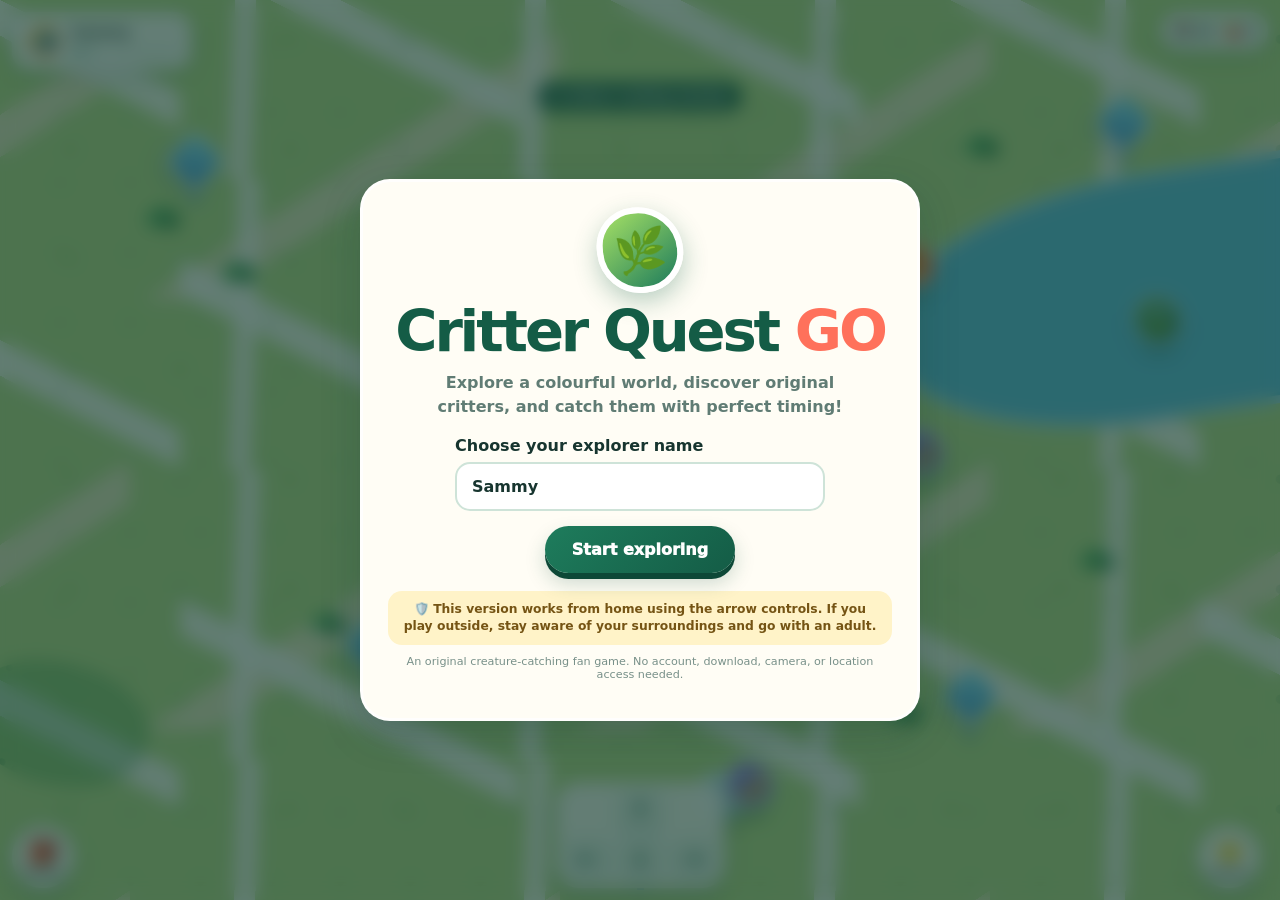
<file: critter-quest-go.html>
<!doctype html>
<html lang="en">
<head>
  <meta charset="utf-8">
  <meta name="viewport" content="width=device-width, initial-scale=1, viewport-fit=cover, user-scalable=no">
  <meta name="theme-color" content="#145c46">
  <meta name="description" content="Explore a colourful map, discover original creatures, and build your collection in this free browser game.">
  <title>Critter Quest GO</title>
  <style>
    :root {
      --ink: #17352f;
      --muted: #607c74;
      --cream: #fffdf5;
      --green: #1e7c5c;
      --green-dark: #145c46;
      --lime: #a5e065;
      --gold: #ffd35a;
      --coral: #ff715b;
      --blue: #5bbde9;
      --panel: rgba(255,255,255,.94);
      --shadow: 0 14px 38px rgba(14,61,46,.22);
    }

    * { box-sizing: border-box; }
    html, body { margin: 0; min-height: 100%; overscroll-behavior: none; }
    body {
      font-family: ui-rounded, "Nunito", "Avenir Next", system-ui, -apple-system, BlinkMacSystemFont, "Segoe UI", sans-serif;
      color: var(--ink);
      background: #ccecae;
    }
    button, input { font: inherit; }
    button { -webkit-tap-highlight-color: transparent; }

    .app {
      position: relative;
      width: 100%;
      min-height: 100vh;
      min-height: 100dvh;
      overflow: hidden;
      background: #ccecae;
    }

    .map {
      position: absolute;
      inset: 0;
      overflow: hidden;
      background-color: #bde18e;
      background-image:
        radial-gradient(circle at 15% 18%, rgba(57,133,77,.28) 0 3px, transparent 4px),
        radial-gradient(circle at 82% 72%, rgba(57,133,77,.25) 0 4px, transparent 5px),
        linear-gradient(27deg, transparent 0 44%, rgba(255,255,255,.86) 44% 51%, transparent 51%),
        linear-gradient(92deg, transparent 0 43%, rgba(255,255,255,.83) 43% 50%, transparent 50%),
        linear-gradient(147deg, transparent 0 62%, rgba(242,235,205,.86) 62% 68%, transparent 68%);
      background-size: 70px 70px, 110px 110px, 340px 340px, 290px 290px, 430px 430px;
      transition: background-position .18s ease;
      touch-action: none;
    }
    .map::before {
      content: "";
      position: absolute;
      width: 42%;
      height: 26%;
      right: -12%;
      top: 19%;
      border-radius: 52% 0 0 48%;
      background: #63c5e7;
      border: 8px solid rgba(255,255,255,.42);
      transform: rotate(-9deg);
      box-shadow: inset 0 0 0 3px rgba(24,132,180,.15);
    }
    .map::after {
      content: "";
      position: absolute;
      width: 170px;
      height: 105px;
      left: -35px;
      bottom: 13%;
      background: rgba(70,160,84,.36);
      border: 7px dotted rgba(23,96,55,.25);
      border-radius: 48%;
      transform: rotate(13deg);
    }

    .tree {
      position: absolute;
      width: 18px;
      height: 18px;
      border-radius: 50% 50% 42% 42%;
      background: #3d9d58;
      box-shadow: -8px 3px 0 #55b969, 8px 4px 0 #2e8548, 0 10px 0 -6px #8c633e;
      opacity: .9;
      z-index: 1;
    }

    .topbar {
      position: absolute;
      top: max(12px, env(safe-area-inset-top));
      left: 12px;
      right: 12px;
      display: flex;
      justify-content: space-between;
      align-items: flex-start;
      gap: 10px;
      z-index: 15;
      pointer-events: none;
    }
    .profile, .resources {
      pointer-events: auto;
      background: var(--panel);
      border: 2px solid rgba(20,92,70,.13);
      border-radius: 18px;
      box-shadow: 0 7px 20px rgba(15,75,57,.18);
      backdrop-filter: blur(8px);
    }
    .profile {
      min-width: 180px;
      padding: 9px 12px 8px;
      display: grid;
      grid-template-columns: 37px 1fr;
      gap: 8px;
      align-items: center;
    }
    .avatar {
      width: 37px;
      height: 37px;
      display: grid;
      place-items: center;
      background: linear-gradient(145deg, var(--gold), #ff9f43);
      border-radius: 50%;
      border: 3px solid #fff;
      font-size: 20px;
    }
    .trainer-name { font-weight: 900; font-size: .91rem; line-height: 1.1; }
    .level-row { display: flex; gap: 6px; align-items: center; margin-top: 5px; }
    .level { color: var(--green); font-size: .7rem; font-weight: 900; white-space: nowrap; }
    .xp-track { flex: 1; height: 6px; background: #dceae2; border-radius: 99px; overflow: hidden; }
    .xp-fill { height: 100%; background: linear-gradient(90deg, var(--lime), var(--green)); border-radius: inherit; transition: width .35s; }
    .resources { display: flex; gap: 10px; padding: 9px 12px; font-weight: 900; font-size: .84rem; }
    .resource { display: flex; gap: 4px; align-items: center; }
    .orb-mini {
      width: 16px; height: 16px; border-radius: 50%; display: inline-block;
      background: linear-gradient(#ff6d5f 0 44%, #fff 44% 100%);
      border: 2px solid #364a48; position: relative;
    }
    .orb-mini::after { content:""; position:absolute; width:5px; height:5px; background:#fff; border:1px solid #364a48; border-radius:50%; left:3.5px; top:4px; }

    .nearby {
      position: absolute;
      top: max(82px, calc(env(safe-area-inset-top) + 72px));
      left: 50%;
      transform: translateX(-50%);
      z-index: 10;
      background: rgba(20,92,70,.9);
      color: #fff;
      border-radius: 99px;
      padding: 7px 13px;
      font-size: .76rem;
      font-weight: 900;
      box-shadow: 0 6px 14px rgba(15,70,53,.2);
      pointer-events: none;
      white-space: nowrap;
    }

    .player {
      position: absolute;
      left: 50%; top: 50%;
      width: 54px; height: 54px;
      transform: translate(-50%,-50%);
      z-index: 8;
      display: grid; place-items: center;
      border-radius: 50%;
      background: rgba(91,189,233,.28);
      border: 3px solid rgba(255,255,255,.88);
      box-shadow: 0 0 0 11px rgba(91,189,233,.12), 0 8px 17px rgba(21,81,68,.26);
      transition: transform .12s;
    }
    .player::before { content: "🧭"; font-size: 30px; filter: drop-shadow(0 2px 1px rgba(0,0,0,.15)); }
    .player.walking { transform: translate(-50%,-50%) scale(.91) rotate(-7deg); }

    .marker {
      position: absolute;
      border: 0;
      padding: 0;
      transform: translate(-50%,-50%);
      z-index: 5;
      cursor: pointer;
      background: none;
      transition: left .18s ease, top .18s ease, transform .18s ease, opacity .18s;
    }
    .marker:hover, .marker:focus-visible { transform: translate(-50%,-50%) scale(1.1); outline: none; }
    .critter-marker {
      width: 58px; height: 65px;
      animation: floaty 2s ease-in-out infinite;
    }
    .critter-marker .mini-art {
      width: 48px; height: 48px; margin: 0 auto;
      display: grid; place-items: center;
      border-radius: 45% 55% 48% 52%;
      color: #fff;
      border: 3px solid rgba(255,255,255,.94);
      box-shadow: 0 7px 15px rgba(23,83,63,.28);
      font-size: 24px;
    }
    .critter-marker .shadow { width: 35px; height: 8px; margin: 5px auto 0; border-radius: 50%; background: rgba(27,77,55,.2); }
    @keyframes floaty { 0%,100% { margin-top: 0; } 50% { margin-top: -6px; } }

    .stop-marker { width: 52px; height: 70px; }
    .stop-top {
      width: 46px; height: 46px; display:grid; place-items:center; margin:auto;
      border-radius: 13px; background: linear-gradient(145deg,#7ee5ff,#358bd9);
      border: 4px solid #fff; box-shadow: 0 7px 17px rgba(24,91,137,.3);
      color:#fff; font-size:21px; transform: rotate(45deg);
    }
    .stop-top span { transform: rotate(-45deg); }
    .stop-stem { width: 7px; height: 20px; background: #eef8fb; border: 2px solid #4288ae; margin: -1px auto 0; }
    .stop-ready .stop-top { animation: pulse-stop 1.35s infinite; }
    @keyframes pulse-stop { 50% { box-shadow: 0 0 0 9px rgba(91,189,233,.25), 0 7px 17px rgba(24,91,137,.3); } }

    .bottom-ui {
      position: absolute;
      left: 12px; right: 12px;
      bottom: max(12px, env(safe-area-inset-bottom));
      z-index: 16;
      display: grid;
      grid-template-columns: 70px 1fr 70px;
      align-items: end;
      gap: 9px;
      pointer-events: none;
    }
    .round-btn {
      pointer-events: auto;
      width: 62px; height: 62px;
      border: 3px solid #fff;
      border-radius: 50%;
      background: var(--panel);
      color: var(--ink);
      box-shadow: 0 8px 20px rgba(15,71,54,.24);
      font-size: 25px;
      cursor: pointer;
      font-weight: 900;
    }
    .round-btn:active { transform: scale(.94); }
    .round-btn small { display:block; font-size:.58rem; margin-top:1px; }
    .dpad {
      pointer-events: auto;
      justify-self: center;
      display: grid;
      grid-template-columns: repeat(3, 49px);
      grid-template-rows: repeat(2, 44px);
      gap: 4px;
      padding: 7px;
      border-radius: 23px;
      background: rgba(255,255,255,.9);
      box-shadow: 0 8px 20px rgba(15,71,54,.24);
      backdrop-filter: blur(8px);
    }
    .move-btn {
      border: 0; border-radius: 13px; background: #e5f2e8; color: var(--green-dark);
      font-size: 24px; font-weight: 900; cursor: pointer; box-shadow: inset 0 -3px 0 rgba(20,92,70,.13);
    }
    .move-btn:active { transform: translateY(2px); box-shadow: none; }
    .move-up { grid-column: 2; }
    .move-left { grid-column: 1; grid-row: 2; }
    .move-down { grid-column: 2; grid-row: 2; }
    .move-right { grid-column: 3; grid-row: 2; }

    .toast {
      position: fixed;
      left: 50%; bottom: 150px;
      transform: translate(-50%, 18px);
      z-index: 80;
      max-width: min(90vw, 430px);
      background: #17352f;
      color: #fff;
      padding: 10px 16px;
      border-radius: 15px;
      font-weight: 800;
      font-size: .88rem;
      box-shadow: var(--shadow);
      opacity: 0;
      pointer-events: none;
      transition: .25s;
      text-align: center;
    }
    .toast.show { opacity: 1; transform: translate(-50%,0); }

    .screen, .modal {
      position: fixed;
      inset: 0;
      z-index: 100;
      display: grid;
      place-items: center;
      padding: max(18px, env(safe-area-inset-top)) 18px max(18px, env(safe-area-inset-bottom));
      background: rgba(12,51,42,.63);
      backdrop-filter: blur(9px);
    }
    .screen[hidden], .modal[hidden] { display: none; }
    .start-card, .modal-card {
      width: min(100%, 560px);
      max-height: 92dvh;
      overflow: auto;
      background: var(--cream);
      border: 3px solid rgba(255,255,255,.8);
      border-radius: 30px;
      box-shadow: var(--shadow);
      padding: 25px;
      text-align: center;
    }
    .logo-orb {
      width: 86px; height: 86px; margin: 0 auto 12px;
      border-radius: 46% 54% 48% 52%;
      display:grid; place-items:center;
      background: linear-gradient(145deg,var(--lime),var(--green));
      color:#fff; font-size:42px; border:6px solid #fff;
      box-shadow: 0 9px 24px rgba(24,104,75,.3);
      transform: rotate(-6deg);
    }
    h1 { margin: 0; font-size: clamp(2.1rem,9vw,3.6rem); line-height:.92; letter-spacing: -.055em; color: var(--green-dark); }
    .go { color: var(--coral); }
    .tagline { color: var(--muted); font-weight: 750; line-height: 1.45; margin: 13px auto 18px; max-width: 430px; }
    .start-card label { display:block; font-weight:900; text-align:left; margin: 0 auto 7px; max-width:370px; }
    .name-input {
      width: min(100%,370px); border:2px solid #cee3d8; border-radius:15px; padding:13px 15px;
      background:#fff; color:var(--ink); font-weight:800; outline:none;
    }
    .name-input:focus { border-color:var(--green); box-shadow:0 0 0 4px rgba(30,124,92,.12); }
    .primary-btn {
      border:0; border-radius:99px; padding:14px 23px; min-width:190px;
      color:#fff; background:linear-gradient(135deg,var(--green),var(--green-dark));
      box-shadow:0 6px 0 #0d4837,0 10px 20px rgba(16,84,62,.22);
      font-weight:950; font-size:1rem; cursor:pointer; margin-top:15px;
    }
    .primary-btn:active { transform:translateY(3px); box-shadow:0 3px 0 #0d4837; }
    .safety { margin:18px 0 0; padding:10px 12px; border-radius:14px; background:#fff3c8; color:#755414; font-size:.77rem; line-height:1.4; font-weight:750; }
    .original-note { color:#789089; font-size:.7rem; margin-top:10px; }

    .modal { z-index: 110; }
    .modal-card { position:relative; text-align:left; }
    .modal-head { display:flex; align-items:center; justify-content:space-between; gap:12px; margin-bottom:14px; }
    .modal-head h2 { margin:0; font-size:1.45rem; }
    .close-btn { border:0; width:39px; height:39px; border-radius:50%; background:#e5f0e9; color:var(--ink); font-size:20px; cursor:pointer; }
    .collection-grid { display:grid; grid-template-columns:repeat(3,1fr); gap:10px; }
    .collection-card { background:#fff; border:2px solid #e3eee7; border-radius:18px; padding:12px 7px; text-align:center; min-height:126px; }
    .collection-card .mini-art { width:58px; height:58px; border-radius:48%; display:grid; place-items:center; margin:0 auto 7px; font-size:29px; color:#fff; border:3px solid rgba(255,255,255,.9); box-shadow:0 5px 12px rgba(20,80,60,.16); }
    .collection-card.locked .mini-art { background:#cbd8d1!important; filter:grayscale(1); color:#91a199; }
    .collection-card strong { display:block; font-size:.79rem; line-height:1.1; }
    .collection-card small { color:var(--muted); font-size:.66rem; font-weight:800; }
    .rarity-rare { color:#8b45c4!important; }
    .rarity-mythic { color:#d25b31!important; }
    .quest-list { display:grid; gap:10px; }
    .quest { display:grid; grid-template-columns:43px 1fr; gap:10px; padding:13px; border:2px solid #e0ece5; background:#fff; border-radius:17px; align-items:center; }
    .quest-icon { width:43px; height:43px; display:grid; place-items:center; border-radius:13px; background:#edf7e8; font-size:22px; }
    .quest strong { display:block; font-size:.89rem; }
    .quest small { color:var(--muted); font-weight:700; }
    .quest-track { height:7px; border-radius:99px; background:#e6eee9; overflow:hidden; margin-top:7px; }
    .quest-fill { height:100%; background:linear-gradient(90deg,var(--gold),var(--coral)); border-radius:inherit; }
    .reset-btn { display:block; margin:20px auto 0; border:0; background:transparent; color:#9d5149; text-decoration:underline; cursor:pointer; font-weight:800; font-size:.77rem; }

    .encounter {
      position: fixed; inset:0; z-index:120; overflow:hidden;
      background: linear-gradient(#9ed9f0 0 47%,#bde18e 47% 100%);
      display:flex; flex-direction:column; align-items:center; justify-content:space-between;
      padding:max(18px,env(safe-area-inset-top)) 18px max(22px,env(safe-area-inset-bottom));
    }
    .encounter[hidden] { display:none; }
    .encounter::before { content:""; position:absolute; left:-15%; right:-15%; top:42%; height:24%; border-radius:50%; background:#d7eeaa; border-top:8px solid rgba(255,255,255,.45); }
    .encounter-top { position:relative; z-index:2; width:min(100%,520px); display:flex; align-items:center; justify-content:space-between; }
    .encounter-name { background:rgba(255,255,255,.9); border-radius:18px; padding:9px 14px; box-shadow:0 5px 15px rgba(36,99,85,.16); }
    .encounter-name strong { display:block; }
    .encounter-name small { color:var(--muted); font-weight:800; }
    .flee-btn { border:0; background:rgba(255,255,255,.9); width:45px;height:45px;border-radius:50%;font-size:20px;cursor:pointer; }
    .encounter-stage { position:relative; z-index:2; flex:1; width:100%; display:grid; place-items:center; min-height:250px; }
    .big-critter { position:relative; width:190px;height:190px;display:grid;place-items:center;border-radius:47% 53% 45% 55%;border:8px solid rgba(255,255,255,.8);box-shadow:0 18px 0 -7px rgba(42,100,60,.18),0 22px 35px rgba(42,100,60,.2);font-size:88px;animation:big-bob 2s ease-in-out infinite; }
    .big-critter::before,.big-critter::after { content:""; position:absolute; top:43px; width:17px;height:23px;border-radius:50%;background:#fff;box-shadow:inset 0 -8px 0 #263b39; }
    .big-critter::before { left:45px; }.big-critter::after { right:45px; }
    @keyframes big-bob { 50% { transform:translateY(-12px) rotate(2deg); } }
    .catch-ring { position:absolute; width:225px;height:225px;border-radius:50%;border:5px solid rgba(255,255,255,.75);animation:ring 1.25s ease-in-out infinite; }
    @keyframes ring { 50% { transform:scale(.68); opacity:.55; } }
    .encounter-controls { position:relative; z-index:3; width:min(100%,520px); background:rgba(255,255,255,.94); border-radius:25px; padding:15px; box-shadow:0 10px 30px rgba(30,87,64,.23); text-align:center; }
    .encounter-message { min-height:22px; font-weight:900; color:var(--green-dark); font-size:.87rem; }
    .aim { position:relative;height:16px;border-radius:99px;background:linear-gradient(90deg,#ff776a,#ffd35a 27%,#62c978 45% 55%,#ffd35a 73%,#ff776a);margin:9px 8px 13px;box-shadow:inset 0 2px 4px rgba(30,60,50,.2); }
    .aim::after { content:""; position:absolute; left:48%; top:-4px; width:4%; height:24px; border-radius:4px; border:2px solid rgba(255,255,255,.8); }
    .aim-dot { position:absolute;top:-6px;width:11px;height:28px;border-radius:6px;background:#17352f;transform:translateX(-50%);box-shadow:0 2px 4px rgba(0,0,0,.25); }
    .throw-row { display:grid;grid-template-columns:90px 1fr 60px;align-items:center;gap:9px; }
    .berry-btn { border:2px solid #f2d8dc;background:#fff2f3;border-radius:14px;padding:9px 6px;color:#8c3c48;font-weight:900;cursor:pointer; }
    .berry-btn.active { background:#ff8ba0;color:#fff;border-color:#ff6f8a; }
    .throw-btn { border:0;border-radius:99px;padding:13px;background:linear-gradient(135deg,var(--coral),#e64a4a);color:#fff;font-weight:950;box-shadow:0 5px 0 #ae3434;cursor:pointer; }
    .throw-btn:active { transform:translateY(2px);box-shadow:0 3px 0 #ae3434; }
    .throw-btn:disabled,.berry-btn:disabled { opacity:.55;cursor:not-allowed; }
    .orb-count { font-weight:950; }
    .orb-fly { position:absolute;z-index:9;left:50%;bottom:70px;width:45px;height:45px;border-radius:50%;background:linear-gradient(#ff6d5f 0 44%,#fff 44%);border:4px solid #364a48;transform:translateX(-50%);animation:orb-toss .75s ease-in forwards; }
    @keyframes orb-toss { to { bottom:48%; transform:translateX(-50%) scale(.55) rotate(480deg); } }
    .caught-flash { animation:caught .6s ease-in-out 2!important; }
    @keyframes caught { 50% { transform:scale(.35);opacity:.25; } }

    @media (max-width: 560px) {
      .resources { flex-direction:column;gap:2px;padding:7px 10px; }
      .profile { min-width:157px; }
      .nearby { top:max(88px,calc(env(safe-area-inset-top) + 78px)); }
      .collection-grid { grid-template-columns:repeat(2,1fr); }
      .start-card,.modal-card { padding:21px 17px;border-radius:25px; }
      .bottom-ui { grid-template-columns:62px 1fr 62px; }
      .round-btn { width:57px;height:57px;font-size:22px; }
      .dpad { grid-template-columns:repeat(3,45px);grid-template-rows:repeat(2,41px); }
      .big-critter { width:160px;height:160px;font-size:72px; }
      .big-critter::before { left:36px; }.big-critter::after { right:36px; }
      .catch-ring { width:193px;height:193px; }
    }

    @media (max-height: 630px) {
      .nearby { display:none; }
      .big-critter { width:135px;height:135px;font-size:61px; }
      .big-critter::before,.big-critter::after { top:31px;width:14px;height:20px; }
      .big-critter::before { left:30px; }.big-critter::after { right:30px; }
      .catch-ring { width:160px;height:160px; }
      .encounter-controls { padding:10px 13px; }
    }

    @media (prefers-reduced-motion: reduce) {
      *,*::before,*::after { animation-duration:.01ms!important;animation-iteration-count:1!important;scroll-behavior:auto!important; }
    }
  </style>
</head>
<body>
  <main class="app" aria-label="Critter Quest GO game">
    <div class="map" id="map" aria-label="Exploration map">
      <div class="tree" style="left:12%;top:23%"></div><div class="tree" style="left:18%;top:29%"></div>
      <div class="tree" style="left:76%;top:15%"></div><div class="tree" style="left:70%;top:78%"></div>
      <div class="tree" style="left:25%;top:68%"></div><div class="tree" style="left:85%;top:61%"></div>
      <div id="markers"></div>
      <div class="player" id="player" aria-label="Your explorer"></div>
    </div>

    <div class="topbar">
      <div class="profile" aria-label="Trainer profile">
        <div class="avatar">🧢</div>
        <div>
          <div class="trainer-name" id="trainerName">Explorer</div>
          <div class="level-row"><span class="level" id="levelText">LV 1</span><div class="xp-track"><div class="xp-fill" id="xpFill"></div></div></div>
        </div>
      </div>
      <div class="resources" aria-label="Supplies">
        <span class="resource"><span class="orb-mini"></span><span id="orbCount">15</span></span>
        <span class="resource">🍓 <span id="berryCount">5</span></span>
      </div>
    </div>

    <div class="nearby" id="nearby">Move around to find nearby critters</div>

    <div class="bottom-ui">
      <button class="round-btn" id="collectionBtn" aria-label="Open collection">🎒<small>Critters</small></button>
      <div class="dpad" aria-label="Walking controls">
        <button class="move-btn move-up" data-dx="0" data-dy="-1" aria-label="Walk up">↑</button>
        <button class="move-btn move-left" data-dx="-1" data-dy="0" aria-label="Walk left">←</button>
        <button class="move-btn move-down" data-dx="0" data-dy="1" aria-label="Walk down">↓</button>
        <button class="move-btn move-right" data-dx="1" data-dy="0" aria-label="Walk right">→</button>
      </div>
      <button class="round-btn" id="questsBtn" aria-label="Open quests">⭐<small>Quests</small></button>
    </div>
  </main>

  <div class="toast" id="toast" role="status" aria-live="polite"></div>

  <section class="screen" id="startScreen" aria-labelledby="gameTitle">
    <div class="start-card">
      <div class="logo-orb">🌿</div>
      <h1 id="gameTitle">Critter Quest <span class="go">GO</span></h1>
      <p class="tagline">Explore a colourful world, discover original critters, and catch them with perfect timing!</p>
      <label for="nameInput">Choose your explorer name</label>
      <input class="name-input" id="nameInput" maxlength="16" value="Sammy" autocomplete="nickname">
      <br>
      <button class="primary-btn" id="startBtn">Start exploring</button>
      <p class="safety">🛡️ This version works from home using the arrow controls. If you play outside, stay aware of your surroundings and go with an adult.</p>
      <p class="original-note">An original creature-catching fan game. No account, download, camera, or location access needed.</p>
    </div>
  </section>

  <section class="modal" id="collectionModal" hidden aria-labelledby="collectionTitle">
    <div class="modal-card">
      <div class="modal-head"><h2 id="collectionTitle">Your Critter Collection</h2><button class="close-btn" data-close="collectionModal" aria-label="Close">×</button></div>
      <div class="collection-grid" id="collectionGrid"></div>
    </div>
  </section>

  <section class="modal" id="questsModal" hidden aria-labelledby="questsTitle">
    <div class="modal-card">
      <div class="modal-head"><h2 id="questsTitle">Explorer Quests</h2><button class="close-btn" data-close="questsModal" aria-label="Close">×</button></div>
      <div class="quest-list" id="questList"></div>
      <button class="reset-btn" id="resetBtn">Reset all game progress</button>
    </div>
  </section>

  <section class="encounter" id="encounter" hidden aria-labelledby="encounterCritterName">
    <div class="encounter-top">
      <div class="encounter-name"><strong id="encounterCritterName">Critter</strong><small id="encounterDetails">Leaf · Common</small></div>
      <button class="flee-btn" id="fleeBtn" aria-label="Leave encounter">✕</button>
    </div>
    <div class="encounter-stage" id="encounterStage">
      <div class="catch-ring"></div>
      <div class="big-critter" id="bigCritter"><span id="bigSymbol">🌱</span></div>
    </div>
    <div class="encounter-controls">
      <div class="encounter-message" id="encounterMessage">Tap THROW when the marker is in the green!</div>
      <div class="aim"><div class="aim-dot" id="aimDot"></div></div>
      <div class="throw-row">
        <button class="berry-btn" id="berryBtn">🍓 Berry <span id="encounterBerries">5</span></button>
        <button class="throw-btn" id="throwBtn">Throw capture orb</button>
        <div class="orb-count"><span class="orb-mini"></span> <span id="encounterOrbs">15</span></div>
      </div>
    </div>
  </section>

  <script>
    (() => {
      "use strict";

      const CREATURES = [
        { id:"spriglet", name:"Spriglet", type:"Leaf", rarity:"Common", symbol:"🌱", colors:["#75cf61","#269a62"], chance:.65, xp:22 },
        { id:"emberoo", name:"Emberoo", type:"Flame", rarity:"Common", symbol:"🔥", colors:["#ffad4f","#ed5b50"], chance:.63, xp:23 },
        { id:"bubblip", name:"Bubblip", type:"Water", rarity:"Common", symbol:"💧", colors:["#75dcf4","#418ed9"], chance:.66, xp:21 },
        { id:"voltkit", name:"Voltkit", type:"Spark", rarity:"Uncommon", symbol:"⚡", colors:["#ffe36c","#e8a532"], chance:.52, xp:34 },
        { id:"pebblit", name:"Pebblit", type:"Stone", rarity:"Common", symbol:"💎", colors:["#a9b4bd","#6d7f8c"], chance:.64, xp:24 },
        { id:"moondle", name:"Moondle", type:"Moon", rarity:"Uncommon", symbol:"🌙", colors:["#a998eb","#6258bd"], chance:.50, xp:38 },
        { id:"puffluff", name:"Puffluff", type:"Air", rarity:"Uncommon", symbol:"☁️", colors:["#d7f4ff","#77b6d2"], chance:.54, xp:35 },
        { id:"mossaur", name:"Mossaur", type:"Forest", rarity:"Rare", symbol:"🍃", colors:["#5cad65","#176e58"], chance:.35, xp:65 },
        { id:"glimmerfin", name:"Glimmerfin", type:"Tide", rarity:"Rare", symbol:"🐚", colors:["#62d9d0","#4179c9"], chance:.34, xp:68 },
        { id:"flarewing", name:"Flarewing", type:"Skyfire", rarity:"Rare", symbol:"🪶", colors:["#ff8e5d","#bf3f75"], chance:.32, xp:72 },
        { id:"aurorix", name:"Aurorix", type:"Aurora", rarity:"Mythic", symbol:"✨", colors:["#8edcff","#9b5de5"], chance:.19, xp:140 },
        { id:"solhorn", name:"Solhorn", type:"Sun", rarity:"Mythic", symbol:"☀️", colors:["#ffd95f","#f07842"], chance:.17, xp:160 }
      ];

      const STOPS = [
        {id:"s1",x:42,y:43},{id:"s2",x:62,y:49},{id:"s3",x:29,y:66},{id:"s4",x:76,y:70},
        {id:"s5",x:15,y:28},{id:"s6",x:88,y:25},{id:"s7",x:50,y:82},{id:"s8",x:21,y:89}
      ];
      const STORAGE_KEY = "critterQuestGoSaveV1";
      const defaultState = () => ({
        started:false, name:"Sammy", x:50, y:50, steps:0, xp:0, level:1,
        orbs:15, berries:5, caught:{}, seen:{}, stops:{}, catchQuest:0, stopQuest:0,
        catchReward:false, stopReward:false
      });
      let state = loadState();
      let spawns = [];
      let activeSpawn = null;
      let aim = 0;
      let aimDirection = 1;
      let aimFrame = 0;
      let berryActive = false;
      let busy = false;
      let toastTimer;

      const $ = (id) => document.getElementById(id);
      const map = $("map");
      const markers = $("markers");

      function loadState() {
        try { return {...defaultState(), ...JSON.parse(localStorage.getItem(STORAGE_KEY) || "{}")}; }
        catch (_) { return defaultState(); }
      }
      function saveState() { localStorage.setItem(STORAGE_KEY, JSON.stringify(state)); }
      function clamp(n,min,max) { return Math.max(min,Math.min(max,n)); }
      function distance(a,b) { return Math.hypot(a.x-b.x,a.y-b.y); }
      function getCreature(id) { return CREATURES.find(c => c.id === id); }
      function weightedCreature() {
        const roll = Math.random();
        const pool = roll < .04 ? CREATURES.filter(c=>c.rarity==="Mythic") : roll < .21 ? CREATURES.filter(c=>c.rarity==="Rare") : roll < .52 ? CREATURES.filter(c=>c.rarity==="Uncommon") : CREATURES.filter(c=>c.rarity==="Common");
        return pool[Math.floor(Math.random()*pool.length)];
      }
      function spawnCritter(nearPlayer=true) {
        const c = weightedCreature();
        const angle = Math.random()*Math.PI*2;
        const radius = nearPlayer ? 7+Math.random()*23 : Math.random()*48;
        spawns.push({id:"c"+Date.now()+Math.random(), creatureId:c.id, x:clamp(state.x+Math.cos(angle)*radius,2,98), y:clamp(state.y+Math.sin(angle)*radius,2,98)});
      }
      function seedSpawns() { spawns=[]; for(let i=0;i<8;i++) spawnCritter(i<5); }

      function updateHUD() {
        $("trainerName").textContent = state.name;
        $("levelText").textContent = "LV " + state.level;
        const needed = state.level * 120;
        $("xpFill").style.width = Math.min(100,(state.xp/needed)*100) + "%";
        $("orbCount").textContent = state.orbs;
        $("berryCount").textContent = state.berries;
        $("encounterOrbs").textContent = state.orbs;
        $("encounterBerries").textContent = state.berries;
        const close = spawns.filter(s=>distance(state,s)<22).length;
        $("nearby").textContent = close ? `${close} critter${close===1?"":"s"} rustling nearby!` : "Move around to find nearby critters";
      }

      function awardXP(amount) {
        state.xp += amount;
        let needed = state.level*120;
        while(state.xp >= needed) {
          state.xp -= needed;
          state.level++;
          state.orbs += 5;
          showToast(`Level up! You reached level ${state.level} and earned 5 orbs.`);
          needed = state.level*120;
        }
      }

      function worldToScreen(item) {
        const scale = Math.min(window.innerWidth,700)/55;
        return { left: window.innerWidth/2 + (item.x-state.x)*scale, top: window.innerHeight/2 + (item.y-state.y)*scale };
      }
      function visiblePoint(p) { return p.left>-80 && p.left<window.innerWidth+80 && p.top>-90 && p.top<window.innerHeight+90; }

      function renderMap() {
        markers.innerHTML = "";
        map.style.backgroundPosition = `${-state.x*6}px ${-state.y*5}px, ${state.x*4}px ${-state.y*3}px, ${-state.x*10}px ${-state.y*10}px, ${state.x*8}px ${-state.y*8}px, ${-state.x*6}px ${state.y*6}px`;

        STOPS.forEach(stop => {
          const pos = worldToScreen(stop);
          if(!visiblePoint(pos)) return;
          const ready = !state.stops[stop.id] || Date.now()-state.stops[stop.id] > 30000;
          const btn = document.createElement("button");
          btn.className = `marker stop-marker ${ready && distance(state,stop)<12 ? "stop-ready":""}`;
          btn.style.left = pos.left+"px"; btn.style.top=pos.top+"px";
          btn.setAttribute("aria-label","Supply beacon");
          btn.innerHTML = '<div class="stop-top"><span>✦</span></div><div class="stop-stem"></div>';
          btn.addEventListener("click",()=>visitStop(stop));
          markers.appendChild(btn);
        });

        spawns.forEach(spawn => {
          const pos = worldToScreen(spawn);
          if(!visiblePoint(pos)) return;
          const c = getCreature(spawn.creatureId);
          const btn = document.createElement("button");
          btn.className="marker critter-marker";
          btn.style.left=pos.left+"px"; btn.style.top=pos.top+"px";
          btn.setAttribute("aria-label",`Wild ${c.name}`);
          btn.innerHTML=`<div class="mini-art" style="background:linear-gradient(145deg,${c.colors[0]},${c.colors[1]})">${c.symbol}</div><div class="shadow"></div>`;
          btn.addEventListener("click",()=>beginEncounter(spawn));
          markers.appendChild(btn);
        });
        updateHUD();
      }

      function move(dx,dy) {
        if(!$("encounter").hidden || !$("collectionModal").hidden || !$("questsModal").hidden || !$("startScreen").hidden) return;
        state.x=clamp(state.x+dx*2.5,1,99); state.y=clamp(state.y+dy*2.5,1,99); state.steps++;
        $("player").classList.add("walking");
        setTimeout(()=>$("player").classList.remove("walking"),120);
        if(state.steps%3===0 && spawns.length<12) spawnCritter(true);
        spawns=spawns.filter(s=>distance(state,s)<62);
        saveState(); renderMap();
      }

      function visitStop(stop) {
        if(distance(state,stop)>=12) { showToast("Walk closer to spin this supply beacon."); return; }
        const last=state.stops[stop.id]||0;
        if(Date.now()-last<30000) { showToast("This beacon is recharging. Try again soon!"); return; }
        state.stops[stop.id]=Date.now(); state.orbs+=3; state.berries+=1; state.stopQuest++;
        awardXP(15); checkQuestRewards(); saveState(); renderMap();
        showToast("Supply beacon spun: +3 capture orbs and +1 berry!");
      }

      function beginEncounter(spawn) {
        if(distance(state,spawn)>=15) { showToast("That critter is too far away. Walk closer!"); return; }
        activeSpawn=spawn; const c=getCreature(spawn.creatureId);
        state.seen[c.id]=(state.seen[c.id]||0)+1; saveState();
        $("encounterCritterName").textContent=`Wild ${c.name}`;
        $("encounterDetails").textContent=`${c.type} · ${c.rarity}`;
        $("bigCritter").style.background=`linear-gradient(145deg,${c.colors[0]},${c.colors[1]})`;
        $("bigSymbol").textContent=c.symbol;
        $("encounterMessage").textContent="Tap THROW when the marker is in the green!";
        $("encounter").hidden=false; berryActive=false; busy=false; updateEncounterButtons();
        aim=0; aimDirection=1; cancelAnimationFrame(aimFrame); animateAim();
      }

      function animateAim() {
        aim += aimDirection*1.6;
        if(aim>=100){aim=100;aimDirection=-1;} if(aim<=0){aim=0;aimDirection=1;}
        $("aimDot").style.left=aim+"%";
        if(!$("encounter").hidden) aimFrame=requestAnimationFrame(animateAim);
      }

      function updateEncounterButtons() {
        $("berryBtn").classList.toggle("active",berryActive);
        $("berryBtn").disabled=busy||state.berries<=0||berryActive;
        $("throwBtn").disabled=busy||state.orbs<=0;
        updateHUD();
      }

      function useBerry() {
        if(busy||berryActive||state.berries<=0) return;
        berryActive=true; state.berries--; saveState(); updateEncounterButtons();
        $("encounterMessage").textContent="Berry used — your catch chance is higher!";
      }

      function throwOrb() {
        if(busy||state.orbs<=0||!activeSpawn) return;
        busy=true; state.orbs--; updateEncounterButtons();
        const orb=document.createElement("div"); orb.className="orb-fly"; $("encounterStage").appendChild(orb);
        const accuracy=1-Math.abs(aim-50)/50;
        const c=getCreature(activeSpawn.creatureId);
        const chance=Math.min(.94,c.chance+accuracy*.25+(berryActive?.18:0));
        $("encounterMessage").textContent=accuracy>.78?"Great throw!":"The orb is flying…";
        setTimeout(()=>{
          orb.remove();
          if(Math.random()<chance) catchSuccess(c); else catchFail(c);
        },780);
      }

      function catchSuccess(c) {
        $("bigCritter").classList.add("caught-flash");
        state.caught[c.id]=(state.caught[c.id]||0)+1; state.catchQuest++;
        awardXP(c.xp); checkQuestRewards();
        spawns=spawns.filter(s=>s.id!==activeSpawn.id); saveState();
        $("encounterMessage").textContent=`Caught ${c.name}! +${c.xp} XP`;
        setTimeout(()=>{
          $("bigCritter").classList.remove("caught-flash"); closeEncounter(); renderMap();
          showToast(`${c.name} was added to your collection!`);
        },1450);
      }

      function catchFail(c) {
        berryActive=false;
        if(state.orbs<=0) {
          $("encounterMessage").textContent="You're out of orbs. Visit a blue supply beacon!";
          busy=false; updateEncounterButtons(); saveState(); return;
        }
        if(Math.random()<.12) {
          $("encounterMessage").textContent=`Oh no — ${c.name} ran away!`;
          spawns=spawns.filter(s=>s.id!==activeSpawn.id); saveState();
          setTimeout(()=>{closeEncounter();renderMap();},1200); return;
        }
        $("encounterMessage").textContent=`${c.name} popped out. Try another throw!`;
        busy=false; saveState(); updateEncounterButtons();
      }

      function closeEncounter() {
        cancelAnimationFrame(aimFrame); $("encounter").hidden=true; activeSpawn=null; busy=false; berryActive=false;
      }

      function checkQuestRewards() {
        if(state.catchQuest>=3&&!state.catchReward){state.catchReward=true;state.orbs+=5;showToast("Quest complete: +5 capture orbs!");}
        if(state.stopQuest>=2&&!state.stopReward){state.stopReward=true;state.berries+=3;showToast("Quest complete: +3 berries!");}
      }

      function renderCollection() {
        $("collectionGrid").innerHTML=CREATURES.map(c=>{
          const count=state.caught[c.id]||0;
          return `<div class="collection-card ${count?"":"locked"}"><div class="mini-art" style="background:linear-gradient(145deg,${c.colors[0]},${c.colors[1]})">${count?c.symbol:"?"}</div><strong>${count?c.name:"Undiscovered"}</strong><small class="rarity-${c.rarity.toLowerCase()}">${count?`${c.rarity} · caught ${count}`:"Keep exploring"}</small></div>`;
        }).join("");
      }

      function questHTML(icon,title,current,goal,reward,done) {
        return `<div class="quest"><div class="quest-icon">${done?"✅":icon}</div><div><strong>${title}</strong><small>${done?"Complete! Reward collected":`${Math.min(current,goal)} / ${goal} · Reward: ${reward}`}</small><div class="quest-track"><div class="quest-fill" style="width:${Math.min(100,current/goal*100)}%"></div></div></div></div>`;
      }
      function renderQuests() {
        $("questList").innerHTML=
          questHTML("🎯","Catch 3 critters",state.catchQuest,3,"5 capture orbs",state.catchReward)+
          questHTML("✦","Visit 2 supply beacons",state.stopQuest,2,"3 berries",state.stopReward)+
          questHTML("🥾","Take 50 explorer steps",state.steps,50,"Explorer badge",state.steps>=50);
      }

      function showToast(message) {
        clearTimeout(toastTimer); $("toast").textContent=message; $("toast").classList.add("show");
        toastTimer=setTimeout(()=>$("toast").classList.remove("show"),2600);
      }

      function startGame() {
        const name=$("nameInput").value.trim().slice(0,16)||"Explorer";
        state.name=name; state.started=true; saveState(); $("startScreen").hidden=true; seedSpawns(); renderMap();
        showToast("Adventure started! Use the arrows or WASD to explore.");
      }

      document.querySelectorAll(".move-btn").forEach(btn=>btn.addEventListener("click",()=>move(Number(btn.dataset.dx),Number(btn.dataset.dy))));
      document.addEventListener("keydown",e=>{
        if(["ArrowUp","ArrowDown","ArrowLeft","ArrowRight"].includes(e.key)) e.preventDefault();
        const k=e.key.toLowerCase();
        if(k==="arrowup"||k==="w")move(0,-1); if(k==="arrowdown"||k==="s")move(0,1); if(k==="arrowleft"||k==="a")move(-1,0); if(k==="arrowright"||k==="d")move(1,0);
      });
      let touchStart=null;
      map.addEventListener("touchstart",e=>{const t=e.changedTouches[0];touchStart={x:t.clientX,y:t.clientY};},{passive:true});
      map.addEventListener("touchend",e=>{if(!touchStart)return;const t=e.changedTouches[0],dx=t.clientX-touchStart.x,dy=t.clientY-touchStart.y;touchStart=null;if(Math.max(Math.abs(dx),Math.abs(dy))<35)return;if(Math.abs(dx)>Math.abs(dy))move(Math.sign(dx),0);else move(0,Math.sign(dy));},{passive:true});
      $("startBtn").addEventListener("click",startGame);
      $("nameInput").addEventListener("keydown",e=>{if(e.key==="Enter")startGame();});
      $("collectionBtn").addEventListener("click",()=>{renderCollection();$("collectionModal").hidden=false;});
      $("questsBtn").addEventListener("click",()=>{renderQuests();$("questsModal").hidden=false;});
      document.querySelectorAll("[data-close]").forEach(btn=>btn.addEventListener("click",()=>$(btn.dataset.close).hidden=true));
      $("fleeBtn").addEventListener("click",closeEncounter);
      $("berryBtn").addEventListener("click",useBerry);
      $("throwBtn").addEventListener("click",throwOrb);
      $("resetBtn").addEventListener("click",()=>{
        if(!confirm("Reset your explorer, collection, and all saved progress?"))return;
        localStorage.removeItem(STORAGE_KEY); state=defaultState(); seedSpawns(); $("questsModal").hidden=true; $("startScreen").hidden=false; $("nameInput").value="Sammy"; renderMap();
      });
      window.addEventListener("resize",renderMap);

      seedSpawns();
      if(state.started) $("startScreen").hidden=true;
      $("nameInput").value=state.name;
      renderMap();
    })();
  </script>
</body>
</html>
</file>
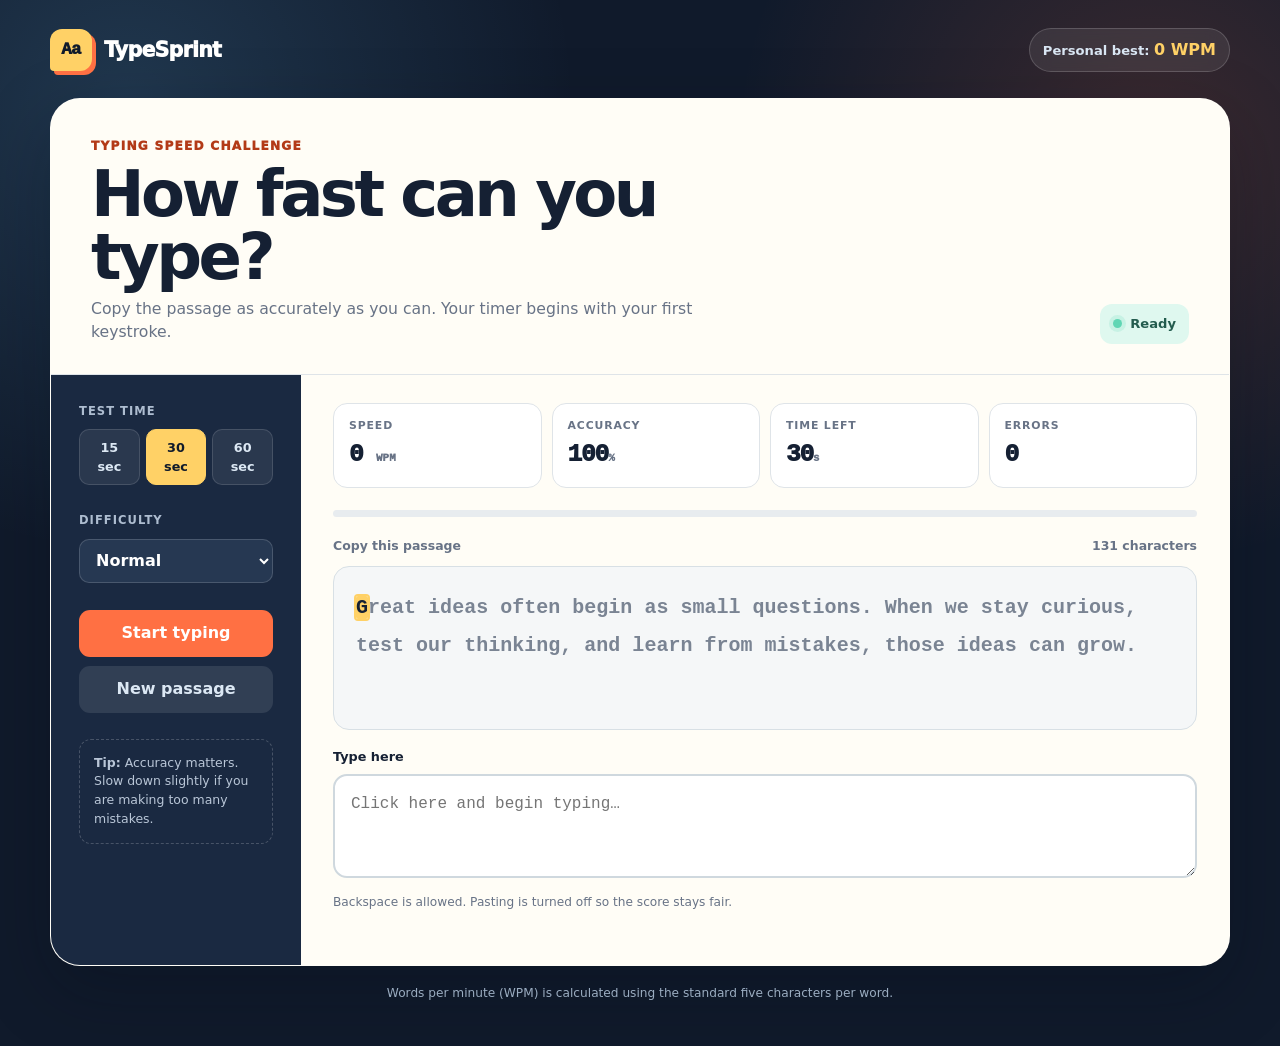
<file: typing-speed.html>
<!doctype html>
<html lang="en">
<head>
  <meta charset="utf-8" />
  <meta name="viewport" content="width=device-width, initial-scale=1" />
  <meta name="description" content="A friendly typing-speed test with live WPM, accuracy, difficulty levels, and a saved personal best." />
  <meta name="theme-color" content="#101a2b" />
  <title>TypeSprint — How fast can you type?</title>
  <style>
    :root {
      --ink: #152033;
      --muted: #687386;
      --navy: #101a2b;
      --navy-2: #1a2941;
      --paper: #fffdf6;
      --white: #ffffff;
      --orange: #ff7043;
      --yellow: #ffd166;
      --mint: #60d6b4;
      --sky: #70c8ff;
      --red: #e94d64;
      --line: #dfe4e8;
      --shadow: 0 24px 70px rgba(5, 12, 24, 0.26);
    }

    * { box-sizing: border-box; }

    body {
      margin: 0;
      min-height: 100vh;
      color: var(--ink);
      background:
        radial-gradient(circle at 10% 10%, rgba(112, 200, 255, 0.17), transparent 28rem),
        radial-gradient(circle at 90% 14%, rgba(255, 112, 67, 0.18), transparent 26rem),
        var(--navy);
      font-family: Inter, ui-sans-serif, system-ui, -apple-system, BlinkMacSystemFont, "Segoe UI", sans-serif;
      line-height: 1.5;
    }

    button, select, textarea { font: inherit; }

    button { -webkit-tap-highlight-color: transparent; }

    .shell {
      width: min(1180px, calc(100% - 32px));
      margin: 0 auto;
      padding: 28px 0 44px;
    }

    header {
      display: flex;
      align-items: center;
      justify-content: space-between;
      gap: 18px;
      margin-bottom: 26px;
      color: white;
    }

    .brand {
      display: flex;
      align-items: center;
      gap: 12px;
      font-weight: 950;
      letter-spacing: -0.035em;
      font-size: 1.28rem;
    }

    .brand-mark {
      display: grid;
      place-items: center;
      width: 42px;
      height: 42px;
      color: var(--navy);
      background: var(--yellow);
      border-radius: 12px 12px 12px 4px;
      box-shadow: 4px 4px 0 var(--orange);
      font-family: ui-monospace, SFMono-Regular, Menlo, Consolas, monospace;
      font-size: 1.08rem;
    }

    .best-pill {
      padding: 9px 13px;
      border: 1px solid rgba(255, 255, 255, 0.17);
      border-radius: 999px;
      background: rgba(255, 255, 255, 0.08);
      color: #d9e6f3;
      font-size: 0.82rem;
      font-weight: 800;
      backdrop-filter: blur(10px);
    }

    .best-pill strong { color: var(--yellow); font-size: 1rem; }

    .app-card {
      overflow: hidden;
      border: 1px solid rgba(255, 255, 255, 0.14);
      border-radius: 30px;
      background: var(--paper);
      box-shadow: var(--shadow);
    }

    .intro {
      display: flex;
      align-items: end;
      justify-content: space-between;
      gap: 28px;
      padding: 38px 40px 30px;
      border-bottom: 1px solid var(--line);
    }

    .eyebrow {
      margin: 0 0 8px;
      color: #b33a17;
      font-size: 0.76rem;
      font-weight: 950;
      letter-spacing: 0.1em;
      text-transform: uppercase;
    }

    h1, h2, p { margin-top: 0; }

    h1 {
      max-width: 760px;
      margin-bottom: 8px;
      font-size: clamp(2.15rem, 5vw, 4.15rem);
      line-height: 0.98;
      letter-spacing: -0.055em;
    }

    .intro-copy {
      max-width: 670px;
      margin-bottom: 0;
      color: var(--muted);
      font-size: 0.98rem;
    }

    .status {
      flex: 0 0 auto;
      display: inline-flex;
      align-items: center;
      gap: 8px;
      padding: 10px 13px;
      border-radius: 12px;
      color: #235c4e;
      background: #dff8ef;
      font-size: 0.82rem;
      font-weight: 900;
    }

    .status-dot {
      width: 9px;
      height: 9px;
      border-radius: 50%;
      background: var(--mint);
      box-shadow: 0 0 0 4px rgba(96, 214, 180, 0.19);
    }

    .status.running .status-dot { animation: pulse 1s infinite; }

    @keyframes pulse {
      50% { transform: scale(0.72); opacity: 0.65; }
    }

    .workspace {
      display: grid;
      grid-template-columns: 250px minmax(0, 1fr);
      min-height: 590px;
    }

    .sidebar {
      padding: 28px;
      color: white;
      background: var(--navy-2);
    }

    .control-group { margin-bottom: 27px; }

    .control-label {
      display: block;
      margin-bottom: 9px;
      color: #aebdd0;
      font-size: 0.72rem;
      font-weight: 900;
      letter-spacing: 0.09em;
      text-transform: uppercase;
    }

    .segment {
      display: grid;
      grid-template-columns: repeat(3, 1fr);
      gap: 6px;
    }

    .segment button {
      min-height: 42px;
      padding: 8px;
      border: 1px solid rgba(255, 255, 255, 0.13);
      border-radius: 10px;
      color: #dce8f4;
      background: rgba(255, 255, 255, 0.07);
      cursor: pointer;
      font-size: 0.8rem;
      font-weight: 850;
    }

    .segment button[aria-pressed="true"] {
      color: var(--navy);
      border-color: var(--yellow);
      background: var(--yellow);
    }

    select {
      width: 100%;
      min-height: 44px;
      padding: 0 12px;
      border: 1px solid rgba(255, 255, 255, 0.16);
      border-radius: 10px;
      outline: none;
      color: white;
      background: #263852;
      cursor: pointer;
      font-weight: 750;
    }

    select option { color: var(--ink); background: white; }

    .sidebar-actions {
      display: grid;
      gap: 9px;
    }

    .btn {
      min-height: 47px;
      padding: 10px 14px;
      border: 0;
      border-radius: 11px;
      cursor: pointer;
      font-weight: 900;
      transition: transform 150ms ease, filter 150ms ease;
    }

    .btn:hover { transform: translateY(-1px); filter: brightness(1.04); }
    .btn-primary { color: white; background: var(--orange); }
    .btn-secondary { color: #dce8f4; background: rgba(255, 255, 255, 0.1); }

    .tip {
      margin: 26px 0 0;
      padding: 14px;
      border: 1px dashed rgba(255, 255, 255, 0.2);
      border-radius: 12px;
      color: #b9c6d7;
      font-size: 0.78rem;
    }

    .main-panel { padding: 28px 32px 34px; }

    .stats {
      display: grid;
      grid-template-columns: repeat(4, minmax(0, 1fr));
      gap: 10px;
      margin-bottom: 22px;
    }

    .stat {
      padding: 14px 15px;
      border: 1px solid var(--line);
      border-radius: 14px;
      background: white;
    }

    .stat-label {
      display: block;
      margin-bottom: 2px;
      color: var(--muted);
      font-size: 0.68rem;
      font-weight: 900;
      letter-spacing: 0.08em;
      text-transform: uppercase;
    }

    .stat-value {
      font-family: ui-monospace, SFMono-Regular, Menlo, Consolas, monospace;
      font-size: 1.54rem;
      font-weight: 950;
      letter-spacing: -0.05em;
    }

    .stat-value small { color: var(--muted); font-size: 0.68rem; letter-spacing: 0; }

    .progress-track {
      width: 100%;
      height: 7px;
      margin-bottom: 20px;
      overflow: hidden;
      border-radius: 999px;
      background: #e8ecef;
    }

    .progress-bar {
      width: 0;
      height: 100%;
      border-radius: inherit;
      background: linear-gradient(90deg, var(--sky), var(--mint));
      transition: width 100ms linear;
    }

    .passage-label {
      display: flex;
      justify-content: space-between;
      gap: 14px;
      margin-bottom: 10px;
      color: var(--muted);
      font-size: 0.78rem;
      font-weight: 800;
    }

    .passage {
      min-height: 164px;
      padding: 22px;
      border: 1px solid #d8e0e5;
      border-radius: 16px;
      background: #f5f7f8;
      color: #7a8493;
      font-family: ui-monospace, SFMono-Regular, Menlo, Consolas, monospace;
      font-size: clamp(1.02rem, 2.3vw, 1.25rem);
      font-weight: 650;
      line-height: 1.9;
      white-space: pre-wrap;
      user-select: none;
    }

    .passage .correct { color: #19886b; background: rgba(96, 214, 180, 0.13); }
    .passage .incorrect { color: #c92d48; background: rgba(233, 77, 100, 0.17); text-decoration: underline; text-decoration-thickness: 2px; }
    .passage .current { color: var(--ink); background: var(--yellow); border-radius: 2px; box-shadow: 0 0 0 2px var(--yellow); }

    .typing-label {
      display: block;
      margin: 17px 0 8px;
      color: var(--ink);
      font-size: 0.8rem;
      font-weight: 900;
    }

    textarea {
      width: 100%;
      min-height: 104px;
      resize: vertical;
      padding: 16px;
      border: 2px solid #cfd8de;
      border-radius: 14px;
      outline: none;
      color: var(--ink);
      background: white;
      font-family: ui-monospace, SFMono-Regular, Menlo, Consolas, monospace;
      font-size: 1rem;
      line-height: 1.55;
    }

    textarea:focus { border-color: var(--sky); box-shadow: 0 0 0 4px rgba(112, 200, 255, 0.19); }
    textarea:disabled { cursor: not-allowed; background: #edf0f2; }

    .helper {
      margin: 8px 0 0;
      color: var(--muted);
      font-size: 0.76rem;
    }

    .results {
      display: grid;
      grid-template-columns: 1fr auto;
      gap: 18px;
      align-items: center;
      margin-top: 18px;
      padding: 18px 20px;
      border: 2px solid var(--yellow);
      border-radius: 16px;
      background: #fff8d9;
    }

    .results[hidden] { display: none; }
    .results h2 { margin-bottom: 3px; font-size: 1.28rem; }
    .results p { margin-bottom: 0; color: var(--muted); font-size: 0.86rem; }

    .final-score {
      color: var(--navy);
      font-family: ui-monospace, SFMono-Regular, Menlo, Consolas, monospace;
      font-size: 2rem;
      font-weight: 950;
      white-space: nowrap;
    }

    .final-score small { display: block; color: var(--muted); font-family: Inter, sans-serif; font-size: 0.66rem; text-align: right; text-transform: uppercase; letter-spacing: 0.08em; }

    .toast {
      position: fixed;
      left: 50%;
      bottom: 24px;
      z-index: 20;
      padding: 10px 14px;
      border-radius: 10px;
      color: white;
      background: var(--navy);
      box-shadow: 0 12px 30px rgba(0,0,0,.25);
      font-size: 0.82rem;
      font-weight: 800;
      transform: translate(-50%, 20px);
      opacity: 0;
      pointer-events: none;
      transition: opacity 180ms ease, transform 180ms ease;
    }

    .toast.show { opacity: 1; transform: translate(-50%, 0); }

    button:focus-visible, select:focus-visible { outline: 3px solid var(--sky); outline-offset: 3px; }

    footer {
      padding: 18px 4px 0;
      color: #9badc1;
      font-size: 0.76rem;
      text-align: center;
    }

    @media (max-width: 820px) {
      .intro { align-items: start; flex-direction: column; padding: 30px 26px 24px; }
      .workspace { grid-template-columns: 1fr; }
      .sidebar { display: grid; grid-template-columns: 1fr 1fr; gap: 18px 22px; padding: 22px 26px; }
      .control-group { margin: 0; }
      .sidebar-actions { grid-column: 1 / -1; grid-template-columns: 1fr 1fr; }
      .tip { display: none; }
    }

    @media (max-width: 590px) {
      .shell { width: min(100% - 18px, 1180px); padding-top: 14px; }
      header { margin: 0 6px 14px; }
      .best-pill { font-size: 0; }
      .best-pill::before { content: "Best "; font-size: 0.76rem; }
      .best-pill strong { font-size: 0.9rem; }
      .app-card { border-radius: 20px; }
      .intro { padding: 24px 18px 20px; }
      .workspace { min-height: 0; }
      .sidebar { grid-template-columns: 1fr; padding: 18px; }
      .sidebar-actions { grid-column: auto; grid-template-columns: 1fr 1fr; }
      .main-panel { padding: 19px 16px 25px; }
      .stats { grid-template-columns: 1fr 1fr; }
      .passage { min-height: 150px; padding: 17px; line-height: 1.72; }
      .results { grid-template-columns: 1fr; }
      .final-score small { text-align: left; }
    }

    @media (prefers-reduced-motion: reduce) {
      *, *::before, *::after { animation: none !important; transition: none !important; }
    }
  </style>
</head>
<body>
  <div class="shell">
    <header>
      <div class="brand"><span class="brand-mark">Aa</span> TypeSprint</div>
      <div class="best-pill">Personal best: <strong id="best-score">0 WPM</strong></div>
    </header>

    <main class="app-card">
      <section class="intro">
        <div>
          <p class="eyebrow">Typing speed challenge</p>
          <h1>How fast can you type?</h1>
          <p class="intro-copy">Copy the passage as accurately as you can. Your timer begins with your first keystroke.</p>
        </div>
        <div class="status" id="status"><span class="status-dot"></span><span id="status-text">Ready</span></div>
      </section>

      <div class="workspace">
        <aside class="sidebar" aria-label="Test settings">
          <div class="control-group">
            <span class="control-label">Test time</span>
            <div class="segment" id="time-options" role="group" aria-label="Choose test time">
              <button type="button" data-seconds="15" aria-pressed="false">15 sec</button>
              <button type="button" data-seconds="30" aria-pressed="true">30 sec</button>
              <button type="button" data-seconds="60" aria-pressed="false">60 sec</button>
            </div>
          </div>

          <div class="control-group">
            <label class="control-label" for="difficulty">Difficulty</label>
            <select id="difficulty">
              <option value="easy">Easy</option>
              <option value="normal" selected>Normal</option>
              <option value="challenge">Challenge</option>
            </select>
          </div>

          <div class="sidebar-actions">
            <button class="btn btn-primary" type="button" id="start-button">Start typing</button>
            <button class="btn btn-secondary" type="button" id="new-button">New passage</button>
          </div>

          <p class="tip"><strong>Tip:</strong> Accuracy matters. Slow down slightly if you are making too many mistakes.</p>
        </aside>

        <section class="main-panel" aria-label="Typing test">
          <div class="stats" aria-live="polite">
            <div class="stat"><span class="stat-label">Speed</span><span class="stat-value"><span id="wpm">0</span> <small>WPM</small></span></div>
            <div class="stat"><span class="stat-label">Accuracy</span><span class="stat-value"><span id="accuracy">100</span><small>%</small></span></div>
            <div class="stat"><span class="stat-label">Time left</span><span class="stat-value"><span id="time-left">30</span><small>s</small></span></div>
            <div class="stat"><span class="stat-label">Errors</span><span class="stat-value" id="errors">0</span></div>
          </div>

          <div class="progress-track" aria-hidden="true"><div class="progress-bar" id="progress-bar"></div></div>

          <div class="passage-label"><span>Copy this passage</span><span id="passage-count">0 characters</span></div>
          <div class="passage" id="passage" aria-label="Text to type"></div>

          <label class="typing-label" for="typing-input">Type here</label>
          <textarea id="typing-input" autocomplete="off" autocapitalize="off" spellcheck="false" placeholder="Click here and begin typing…" aria-describedby="typing-help"></textarea>
          <p class="helper" id="typing-help">Backspace is allowed. Pasting is turned off so the score stays fair.</p>

          <section class="results" id="results" aria-live="polite" hidden>
            <div>
              <h2 id="result-title">Nice work!</h2>
              <p id="result-copy">Try again to beat your personal best.</p>
            </div>
            <div class="final-score"><span id="final-wpm">0</span> WPM<small id="final-accuracy">100% accuracy</small></div>
          </section>
        </section>
      </div>
    </main>

    <footer>Words per minute (WPM) is calculated using the standard five characters per word.</footer>
  </div>

  <div class="toast" id="toast" role="status">Pasting is disabled for this test.</div>

  <script>
    const passages = {
      easy: [
        "The red kite flew high above the green field while the children ran below.",
        "A small cat sat by the sunny window and watched the birds in the garden.",
        "We packed some fruit and water before walking along the quiet forest trail.",
        "Every morning, the baker makes warm bread for all the people in town.",
        "The blue boat moved across the lake as soft clouds drifted through the sky."
      ],
      normal: [
        "Learning to type is like learning a musical instrument. A little practice each day builds speed, rhythm, and confidence.",
        "The curious fox followed a winding path through the forest, where sunlight danced between the leaves and birds called from above.",
        "Sam packed a notebook, a flashlight, and a bottle of water before starting his afternoon adventure beside the old railway bridge.",
        "Great ideas often begin as small questions. When we stay curious, test our thinking, and learn from mistakes, those ideas can grow.",
        "During the science fair, Maya demonstrated how plants bend toward light. Her careful notes helped everyone understand the experiment."
      ],
      challenge: [
        "At 7:45 a.m., the research team checked its results: accuracy had risen by 18%, but three difficult questions remained unanswered.",
        "Technology can solve complex problems quickly; however, thoughtful people must still ask, 'Is this answer fair, safe, and useful?'",
        "A well-planned journey requires more than speed. Maps, weather reports, careful timing, and a flexible attitude can make all the difference.",
        "The final score was 96-87, yet the coach focused on teamwork, clear communication, and the players' ability to adapt under pressure."
      ]
    };

    const elements = {
      passage: document.querySelector("#passage"),
      input: document.querySelector("#typing-input"),
      wpm: document.querySelector("#wpm"),
      accuracy: document.querySelector("#accuracy"),
      timeLeft: document.querySelector("#time-left"),
      errors: document.querySelector("#errors"),
      progress: document.querySelector("#progress-bar"),
      passageCount: document.querySelector("#passage-count"),
      status: document.querySelector("#status"),
      statusText: document.querySelector("#status-text"),
      startButton: document.querySelector("#start-button"),
      newButton: document.querySelector("#new-button"),
      difficulty: document.querySelector("#difficulty"),
      timeButtons: [...document.querySelectorAll("#time-options button")],
      results: document.querySelector("#results"),
      resultTitle: document.querySelector("#result-title"),
      resultCopy: document.querySelector("#result-copy"),
      finalWpm: document.querySelector("#final-wpm"),
      finalAccuracy: document.querySelector("#final-accuracy"),
      bestScore: document.querySelector("#best-score"),
      toast: document.querySelector("#toast")
    };

    let duration = 30;
    let target = "";
    let previousPassage = "";
    let startTime = null;
    let timer = null;
    let finished = false;
    let best = Number(localStorage.getItem("typesprint-best") || 0);
    let toastTimer = null;

    function pickPassage() {
      const choices = passages[elements.difficulty.value];
      const alternatives = choices.filter(item => item !== previousPassage);
      target = alternatives[Math.floor(Math.random() * alternatives.length)] || choices[0];
      previousPassage = target;
      elements.input.maxLength = target.length;
      elements.passageCount.textContent = `${target.length} characters`;
    }

    function renderPassage(typed = "") {
      const fragment = document.createDocumentFragment();
      [...target].forEach((character, index) => {
        const span = document.createElement("span");
        span.textContent = character;
        if (index < typed.length) span.className = typed[index] === character ? "correct" : "incorrect";
        else if (index === typed.length) span.className = "current";
        fragment.appendChild(span);
      });
      elements.passage.replaceChildren(fragment);
    }

    function score(typed, elapsedSeconds) {
      let correct = 0;
      let errors = 0;
      [...typed].forEach((character, index) => {
        if (character === target[index]) correct += 1;
        else errors += 1;
      });
      const accuracy = typed.length ? Math.round((correct / typed.length) * 100) : 100;
      const minutes = Math.max(elapsedSeconds, 1) / 60;
      const wpm = Math.max(0, Math.round((correct / 5) / minutes));
      return { correct, errors, accuracy, wpm };
    }

    function elapsed() {
      return startTime ? Math.min((Date.now() - startTime) / 1000, duration) : 0;
    }

    function updateLive() {
      const typed = elements.input.value;
      const seconds = elapsed();
      const current = score(typed, seconds);
      const remaining = startTime ? Math.max(0, Math.ceil(duration - seconds)) : duration;

      elements.wpm.textContent = current.wpm;
      elements.accuracy.textContent = current.accuracy;
      elements.errors.textContent = current.errors;
      elements.timeLeft.textContent = remaining;
      elements.progress.style.width = `${Math.min(100, (typed.length / target.length) * 100)}%`;
      renderPassage(typed);

      if (startTime && (seconds >= duration || typed.length >= target.length)) finishTest();
    }

    function beginTimer() {
      if (startTime || finished) return;
      startTime = Date.now();
      elements.status.classList.add("running");
      elements.statusText.textContent = "Typing…";
      elements.startButton.textContent = "Restart test";
      timer = window.setInterval(updateLive, 100);
    }

    function rankFor(wpm) {
      if (wpm >= 70) return ["Keyboard legend!", "That was exceptionally fast. Can you keep the same speed with perfect accuracy?"];
      if (wpm >= 50) return ["Superfast typing!", "Excellent speed. Try the challenge passage next."];
      if (wpm >= 35) return ["Speedy work!", "You have a strong typing rhythm. One more round could set a new best."];
      if (wpm >= 20) return ["Steady typing!", "Good start. Focus on accuracy and your speed will grow naturally."];
      return ["Warm-up complete!", "Every fast typist started here. Practise for a few minutes each day."];
    }

    function finishTest() {
      if (finished) return;
      finished = true;
      window.clearInterval(timer);
      timer = null;
      const final = score(elements.input.value, elapsed());
      elements.input.disabled = true;
      elements.status.classList.remove("running");
      elements.statusText.textContent = "Finished";
      elements.wpm.textContent = final.wpm;
      elements.accuracy.textContent = final.accuracy;
      elements.errors.textContent = final.errors;
      elements.finalWpm.textContent = final.wpm;
      elements.finalAccuracy.textContent = `${final.accuracy}% accuracy`;

      const [title, copy] = rankFor(final.wpm);
      elements.resultTitle.textContent = title;
      elements.resultCopy.textContent = copy;
      elements.results.hidden = false;

      if (final.wpm > best) {
        best = final.wpm;
        localStorage.setItem("typesprint-best", String(best));
        elements.bestScore.textContent = `${best} WPM`;
        elements.resultCopy.textContent = `New personal best with ${final.accuracy}% accuracy!`;
      }
    }

    function resetTest({ newPassage = false, focus = false } = {}) {
      window.clearInterval(timer);
      timer = null;
      startTime = null;
      finished = false;
      elements.input.disabled = false;
      elements.input.value = "";
      elements.results.hidden = true;
      elements.status.classList.remove("running");
      elements.statusText.textContent = "Ready";
      elements.startButton.textContent = "Start typing";
      elements.wpm.textContent = "0";
      elements.accuracy.textContent = "100";
      elements.errors.textContent = "0";
      elements.timeLeft.textContent = String(duration);
      elements.progress.style.width = "0%";
      if (newPassage || !target) pickPassage();
      renderPassage();
      if (focus) elements.input.focus();
    }

    elements.input.addEventListener("input", () => {
      if (!elements.input.value) {
        renderPassage();
        return;
      }
      beginTimer();
      updateLive();
    });

    elements.input.addEventListener("paste", event => {
      event.preventDefault();
      window.clearTimeout(toastTimer);
      elements.toast.classList.add("show");
      toastTimer = window.setTimeout(() => elements.toast.classList.remove("show"), 1800);
    });

    elements.startButton.addEventListener("click", () => resetTest({ focus: true }));
    elements.newButton.addEventListener("click", () => resetTest({ newPassage: true, focus: true }));
    elements.difficulty.addEventListener("change", () => resetTest({ newPassage: true }));

    elements.timeButtons.forEach(button => {
      button.addEventListener("click", () => {
        duration = Number(button.dataset.seconds);
        elements.timeButtons.forEach(item => item.setAttribute("aria-pressed", String(item === button)));
        resetTest();
      });
    });

    elements.bestScore.textContent = `${best} WPM`;
    resetTest({ newPassage: true });
  </script>
</body>
</html>
</file>
